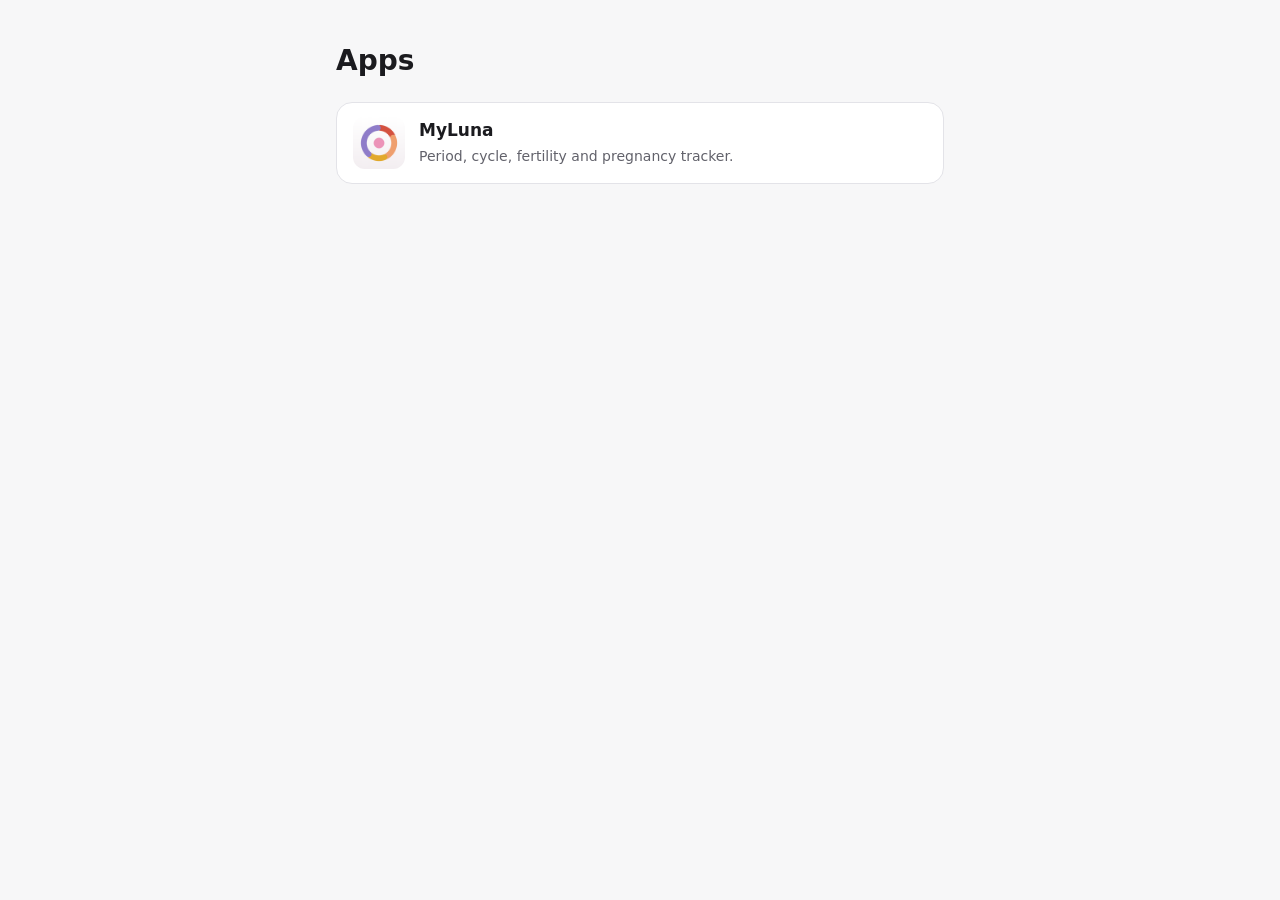
<file: index.html>
<!doctype html>
<html lang="en">
  <head>
    <meta charset="utf-8" />
    <meta name="viewport" content="width=device-width, initial-scale=1" />
    <title>Apps</title>
    <style>
      :root {
        --bg: #f7f7f8;
        --surface: #ffffff;
        --line: #e3e3e8;
        --ink: #1b1b1f;
        --muted: #62626b;
      }
      @media (prefers-color-scheme: dark) {
        :root {
          --bg: #131316;
          --surface: #1d1d22;
          --line: #2e2e36;
          --ink: #f2f2f5;
          --muted: #a3a3ad;
        }
      }
      * {
        box-sizing: border-box;
      }
      body {
        margin: 0;
        background: var(--bg);
        color: var(--ink);
        font-family: system-ui, -apple-system, 'Segoe UI', sans-serif;
        line-height: 1.5;
      }
      main {
        max-width: 640px;
        margin: 0 auto;
        padding: 40px 16px;
      }
      h1 {
        font-size: 28px;
        margin: 0 0 20px;
      }
      ul {
        list-style: none;
        padding: 0;
        margin: 0;
        display: grid;
        gap: 12px;
      }
      a.app {
        display: flex;
        align-items: center;
        gap: 14px;
        padding: 14px 16px;
        background: var(--surface);
        border: 1px solid var(--line);
        border-radius: 16px;
        color: var(--ink);
        text-decoration: none;
      }
      a.app:focus-visible {
        outline: 3px solid var(--ink);
        outline-offset: 2px;
      }
      a.app img {
        width: 52px;
        height: 52px;
        border-radius: 12px;
        flex: 0 0 auto;
      }
      a.app strong {
        display: block;
        font-size: 17px;
      }
      a.app span {
        color: var(--muted);
        font-size: 14px;
      }
    </style>
  </head>
  <body>
    <main>
      <h1>Apps</h1>
      <ul>
        <li>
          <a class="app" href="myluna-app-home.html">
            <img src="myluna-app-icon.png" alt="" />
            <div>
              <strong>MyLuna</strong>
              <span>Period, cycle, fertility and pregnancy tracker.</span>
            </div>
          </a>
        </li>
      </ul>
    </main>
  </body>
</html>
</file>
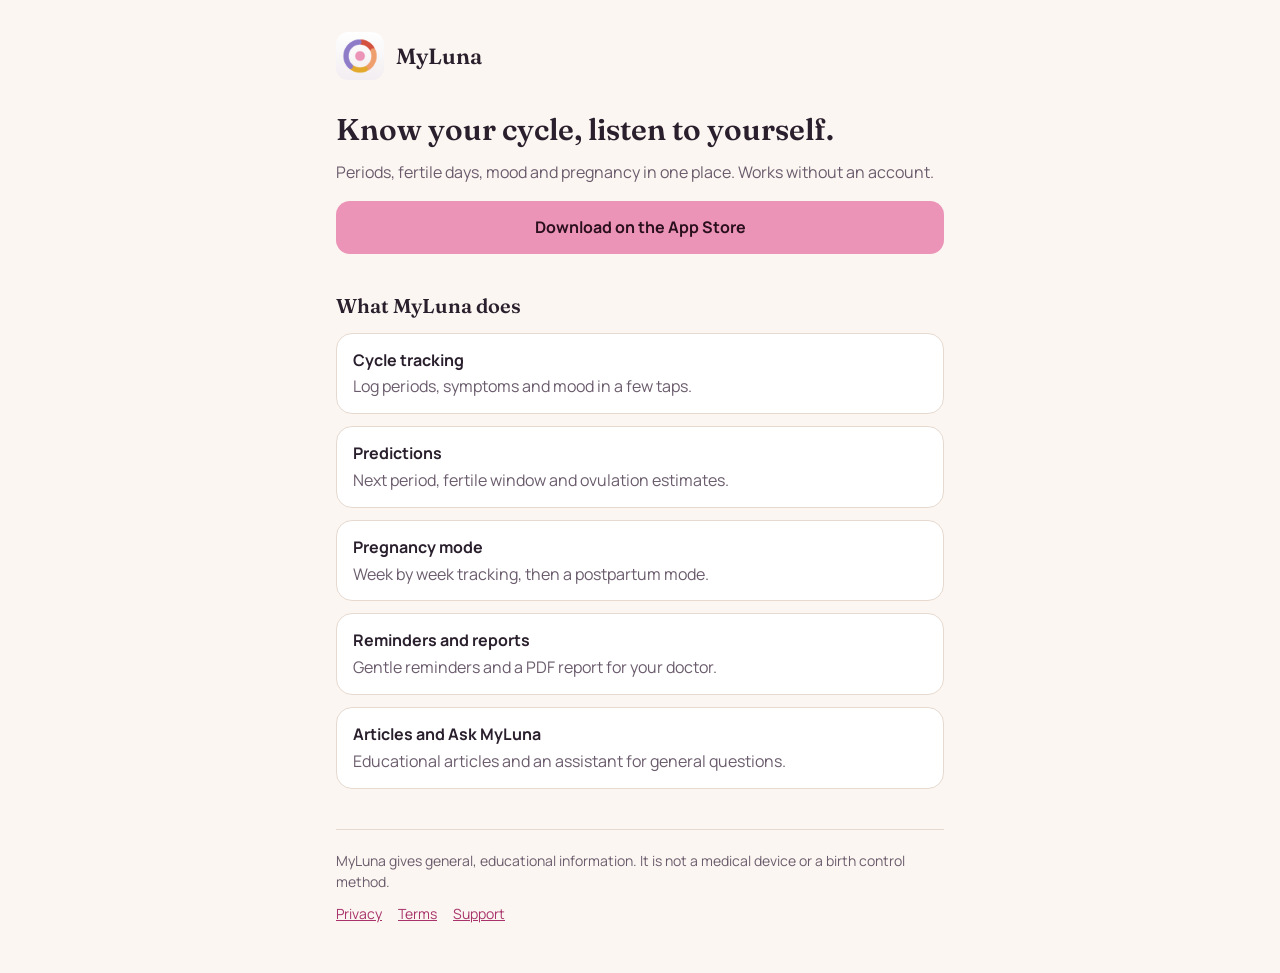
<file: myluna/index.html>
<!doctype html>
<html lang="en">
  <head>
    <meta charset="utf-8" />
    <meta name="viewport" content="width=device-width, initial-scale=1" />
    <title>MyLuna</title>
    <meta name="description" content="MyLuna is a period, cycle, fertility and pregnancy tracker." />
    <meta property="og:title" content="MyLuna" />
    <meta property="og:description" content="Period, cycle, fertility and pregnancy tracker." />
    <meta property="og:image" content="https://bareell.github.io/pages/myluna/icon.png" />
    <link rel="icon" href="icon.png" />
    <link rel="preconnect" href="https://fonts.googleapis.com" />
    <link rel="preconnect" href="https://fonts.gstatic.com" crossorigin />
    <link
      href="https://fonts.googleapis.com/css2?family=Fraunces:opsz,wght@9..144,600&family=Manrope:wght@400;600;700&display=swap"
      rel="stylesheet"
    />
    <link rel="stylesheet" href="site.css" />
  </head>
  <body>
    <main class="wrap">
      <a class="brand" href="./">
        <img src="icon.png" alt="" />
        <span>MyLuna</span>
      </a>

      <h1 data-t="title">Know your cycle, listen to yourself.</h1>
      <p class="muted" data-t="sub">
        Periods, fertile days, mood and pregnancy in one place. Works without an account.
      </p>
      <a class="btn btn-primary" href="https://apps.apple.com/app/id6830817617" data-t="get"
        >Download on the App Store</a
      >

      <h2 data-t="what">What MyLuna does</h2>
      <ul class="features">
        <li>
          <strong data-t="f1t">Cycle tracking</strong>
          <span class="muted" data-t="f1d">Log periods, symptoms and mood in a few taps.</span>
        </li>
        <li>
          <strong data-t="f2t">Predictions</strong>
          <span class="muted" data-t="f2d">Next period, fertile window and ovulation estimates.</span>
        </li>
        <li>
          <strong data-t="f3t">Pregnancy mode</strong>
          <span class="muted" data-t="f3d">Week by week tracking, then a postpartum mode.</span>
        </li>
        <li>
          <strong data-t="f4t">Reminders and reports</strong>
          <span class="muted" data-t="f4d">Gentle reminders and a PDF report for your doctor.</span>
        </li>
        <li>
          <strong data-t="f5t">Articles and Ask MyLuna</strong>
          <span class="muted" data-t="f5d">Educational articles and an assistant for general questions.</span>
        </li>
      </ul>

      <footer>
        <div data-t="about">
          MyLuna gives general, educational information. It is not a medical device or a birth
          control method.
        </div>
        <nav>
          <a href="https://bareell.github.io/legal-docs/myluna-app-privacy.html" data-t="privacy">Privacy</a>
          <a href="https://bareell.github.io/legal-docs/myluna-app-terms.html" data-t="terms">Terms</a>
          <a href="https://bareell.github.io/legal-docs/myluna-app-support.html" data-t="support">Support</a>
        </nav>
      </footer>
    </main>

    <script>
      (function () {
        var tr = {
          title: 'Döngünü tanı, kendini dinle.',
          sub: 'Regl, doğurgan günler, ruh hali ve gebelik tek yerde. Hesap açmadan kullanılır.',
          get: 'App Store’dan indir',
          what: 'MyLuna ne yapar?',
          f1t: 'Döngü takibi',
          f1d: 'Regl, belirti ve ruh halini birkaç dokunuşla kaydet.',
          f2t: 'Tahminler',
          f2d: 'Sonraki regl, doğurgan dönem ve yumurtlama tahminleri.',
          f3t: 'Gebelik modu',
          f3d: 'Hafta hafta takip, ardından doğum sonrası modu.',
          f4t: 'Hatırlatmalar ve raporlar',
          f4d: 'Nazik hatırlatmalar ve doktorun için PDF rapor.',
          f5t: 'Yazılar ve MyLuna’ya sor',
          f5d: 'Bilgilendirici yazılar ve genel sorular için bir asistan.',
          about: 'MyLuna genel ve eğitici bilgi sunar. Tıbbi cihaz ya da doğum kontrol yöntemi değildir.',
          privacy: 'Gizlilik',
          terms: 'Koşullar',
          support: 'Destek',
        };
        var first = String((navigator.languages || [navigator.language || 'en'])[0]).toLowerCase();
        if (first.slice(0, 2) !== 'tr') return;
        document.documentElement.lang = 'tr';
        document.querySelectorAll('[data-t]').forEach(function (el) {
          var key = el.getAttribute('data-t');
          if (tr[key]) el.textContent = tr[key];
        });
      })();
    </script>
  </body>
</html>
</file>
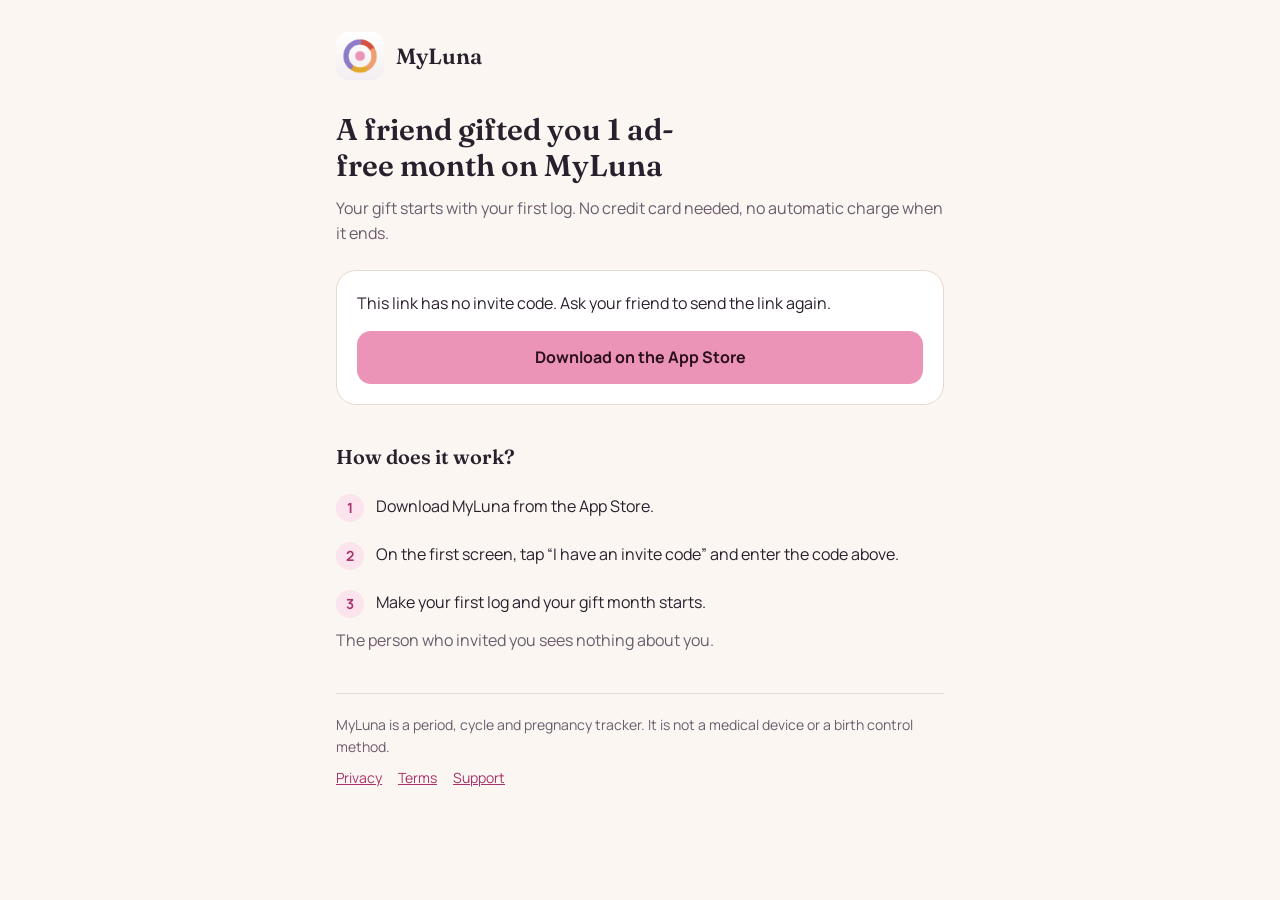
<file: myluna/davet/index.html>
<!doctype html>
<html lang="en">
  <head>
    <meta charset="utf-8" />
    <meta name="viewport" content="width=device-width, initial-scale=1" />
    <meta name="robots" content="noindex" />
    <title>MyLuna invite</title>
    <meta property="og:title" content="MyLuna invite" />
    <meta property="og:description" content="A friend invited you to MyLuna. Your gift: 1 ad-free month." />
    <meta property="og:image" content="https://bareell.github.io/pages/myluna/icon.png" />
    <link rel="icon" href="../icon.png" />
    <link rel="preconnect" href="https://fonts.googleapis.com" />
    <link rel="preconnect" href="https://fonts.gstatic.com" crossorigin />
    <link
      href="https://fonts.googleapis.com/css2?family=Fraunces:opsz,wght@9..144,600&family=Manrope:wght@400;600;700&display=swap"
      rel="stylesheet"
    />
    <link rel="stylesheet" href="../site.css" />
  </head>
  <body>
    <main class="wrap">
      <a class="brand" href="../">
        <img src="../icon.png" alt="" />
        <span>MyLuna</span>
      </a>

      <h1 data-t="title">A friend gifted you 1 ad-free month on MyLuna</h1>
      <p class="muted" data-t="sub">
        Your gift starts with your first log. No credit card needed, no automatic charge when it
        ends.
      </p>

      <section class="card" id="code-card" hidden>
        <div class="code-label" data-t="codeLabel">Your invite code</div>
        <div class="code-row">
          <div class="code" id="code"></div>
          <button class="btn-ghost" id="copy" type="button" data-t="copy">Copy</button>
        </div>
        <a class="btn btn-primary" id="store" href="https://apps.apple.com/app/id6830817617" data-t="get"
          >Download on the App Store</a
        >
        <a class="btn btn-outline" id="open" href="#" hidden data-t="open">Open in MyLuna</a>
      </section>

      <section class="card" id="nocode-card" hidden>
        <p data-t="nocode">
          This link has no invite code. Ask your friend to send the link again.
        </p>
        <a class="btn btn-primary" href="https://apps.apple.com/app/id6830817617" data-t="get"
          >Download on the App Store</a
        >
      </section>

      <h2 data-t="how">How does it work?</h2>
      <ol class="steps">
        <li data-t="s1">Download MyLuna from the App Store.</li>
        <li data-t="s2">On the first screen, tap “I have an invite code” and enter the code above.</li>
        <li data-t="s3">Make your first log and your gift month starts.</li>
      </ol>

      <p class="muted" data-t="foot">The person who invited you sees nothing about you.</p>

      <footer>
        <div data-t="about">
          MyLuna is a period, cycle and pregnancy tracker. It is not a medical device or a birth
          control method.
        </div>
        <nav>
          <a href="https://bareell.github.io/legal-docs/myluna-app-privacy.html" data-t="privacy">Privacy</a>
          <a href="https://bareell.github.io/legal-docs/myluna-app-terms.html" data-t="terms">Terms</a>
          <a href="https://bareell.github.io/legal-docs/myluna-app-support.html" data-t="support">Support</a>
        </nav>
      </footer>
    </main>

    <script>
      (function () {
        var T = {
          en: {
            doc: 'MyLuna invite',
            title: 'A friend gifted you 1 ad-free month on MyLuna',
            sub: 'Your gift starts with your first log. No credit card needed, no automatic charge when it ends.',
            codeLabel: 'Your invite code',
            copy: 'Copy',
            copied: 'Copied',
            get: 'Download on the App Store',
            open: 'Open in MyLuna',
            nocode: 'This link has no invite code. Ask your friend to send the link again.',
            how: 'How does it work?',
            s1: 'Download MyLuna from the App Store.',
            s2: 'On the first screen, tap “I have an invite code” and enter the code above.',
            s3: 'Make your first log and your gift month starts.',
            foot: 'The person who invited you sees nothing about you.',
            about: 'MyLuna is a period, cycle and pregnancy tracker. It is not a medical device or a birth control method.',
            privacy: 'Privacy',
            terms: 'Terms',
            support: 'Support',
          },
          tr: {
            doc: 'MyLuna daveti',
            title: 'Bir arkadaşın sana MyLuna’da 1 ay reklamsız kullanım hediye etti',
            sub: 'Hediyen ilk kaydınla başlar. Kredi kartı gerekmez, bitince otomatik ücret alınmaz.',
            codeLabel: 'Davet kodun',
            copy: 'Kopyala',
            copied: 'Kopyalandı',
            get: 'App Store’dan indir',
            open: 'MyLuna’da aç',
            nocode: 'Bu bağlantıda davet kodu yok. Arkadaşından bağlantıyı yeniden göndermesini iste.',
            how: 'Nasıl çalışır?',
            s1: 'MyLuna’yı App Store’dan indir.',
            s2: 'İlk ekranda “Davet kodum var” seçeneğine dokun ve yukarıdaki kodu gir.',
            s3: 'İlk kaydını yap, hediye ayın başlasın.',
            foot: 'Seni davet eden kişi seninle ilgili hiçbir şey görmez.',
            about: 'MyLuna; regl, döngü ve gebelik takibi uygulamasıdır. Tıbbi cihaz ya da doğum kontrol yöntemi değildir.',
            privacy: 'Gizlilik',
            terms: 'Koşullar',
            support: 'Destek',
          },
          de: {
            doc: 'MyLuna Einladung',
            title: 'Eine Freundin schenkt dir 1 werbefreien Monat bei MyLuna',
            sub: 'Dein Geschenk beginnt mit deinem ersten Eintrag. Keine Kreditkarte nötig, danach keine automatische Abbuchung.',
            codeLabel: 'Dein Einladungscode',
            copy: 'Kopieren',
            copied: 'Kopiert',
            get: 'Im App Store laden',
            open: 'In MyLuna öffnen',
            nocode: 'Dieser Link enthält keinen Einladungscode. Bitte lass dir den Link noch einmal schicken.',
            how: 'So funktioniert es',
            s1: 'Lade MyLuna im App Store.',
            s2: 'Tippe auf dem ersten Bildschirm auf „Ich habe einen Einladungscode“ und gib den Code oben ein.',
            s3: 'Mach deinen ersten Eintrag, dann beginnt dein Geschenkmonat.',
            foot: 'Die Person, die dich eingeladen hat, sieht nichts über dich.',
            about: 'MyLuna ist ein Perioden-, Zyklus- und Schwangerschaftstracker. Es ist kein Medizinprodukt und keine Verhütungsmethode.',
            privacy: 'Datenschutz',
            terms: 'Nutzungsbedingungen',
            support: 'Support',
          },
          fr: {
            doc: 'Invitation MyLuna',
            title: 'Une amie vous offre 1 mois sans publicité sur MyLuna',
            sub: 'Votre cadeau commence avec votre première saisie. Aucune carte bancaire requise, aucun prélèvement automatique à la fin.',
            codeLabel: 'Votre code d’invitation',
            copy: 'Copier',
            copied: 'Copié',
            get: 'Télécharger dans l’App Store',
            open: 'Ouvrir dans MyLuna',
            nocode: 'Ce lien ne contient pas de code d’invitation. Demandez à votre amie de renvoyer le lien.',
            how: 'Comment ça marche ?',
            s1: 'Téléchargez MyLuna dans l’App Store.',
            s2: 'Sur le premier écran, touchez « J’ai un code d’invitation » et saisissez le code ci-dessus.',
            s3: 'Faites votre première saisie et votre mois offert commence.',
            foot: 'La personne qui vous a invitée ne voit rien à votre sujet.',
            about: 'MyLuna est une application de suivi des règles, du cycle et de la grossesse. Ce n’est ni un dispositif médical ni une méthode de contraception.',
            privacy: 'Confidentialité',
            terms: 'Conditions',
            support: 'Assistance',
          },
          es: {
            doc: 'Invitación de MyLuna',
            title: 'Una amiga te regaló 1 mes sin anuncios en MyLuna',
            sub: 'Tu regalo empieza con tu primer registro. No necesitas tarjeta y no hay cobro automático al terminar.',
            codeLabel: 'Tu código de invitación',
            copy: 'Copiar',
            copied: 'Copiado',
            get: 'Descargar en el App Store',
            open: 'Abrir en MyLuna',
            nocode: 'Este enlace no tiene código de invitación. Pide a tu amiga que te lo envíe de nuevo.',
            how: '¿Cómo funciona?',
            s1: 'Descarga MyLuna en el App Store.',
            s2: 'En la primera pantalla, toca «Tengo un código de invitación» e introduce el código de arriba.',
            s3: 'Haz tu primer registro y empieza tu mes de regalo.',
            foot: 'La persona que te invitó no ve nada sobre ti.',
            about: 'MyLuna es una app de seguimiento del periodo, el ciclo y el embarazo. No es un dispositivo médico ni un método anticonceptivo.',
            privacy: 'Privacidad',
            terms: 'Términos',
            support: 'Ayuda',
          },
          pt: {
            doc: 'Convite do MyLuna',
            title: 'Uma amiga te deu 1 mês sem anúncios no MyLuna',
            sub: 'Seu presente começa com seu primeiro registro. Sem cartão de crédito e sem cobrança automática no fim.',
            codeLabel: 'Seu código de convite',
            copy: 'Copiar',
            copied: 'Copiado',
            get: 'Baixar na App Store',
            open: 'Abrir no MyLuna',
            nocode: 'Este link não tem código de convite. Peça para sua amiga enviar o link de novo.',
            how: 'Como funciona?',
            s1: 'Baixe o MyLuna na App Store.',
            s2: 'Na primeira tela, toque em “Tenho um código de convite” e digite o código acima.',
            s3: 'Faça seu primeiro registro e seu mês de presente começa.',
            foot: 'A pessoa que te convidou não vê nada sobre você.',
            about: 'MyLuna é um app de acompanhamento da menstruação, do ciclo e da gravidez. Não é um dispositivo médico nem um método contraceptivo.',
            privacy: 'Privacidade',
            terms: 'Termos',
            support: 'Suporte',
          },
          it: {
            doc: 'Invito MyLuna',
            title: 'Un’amica ti ha regalato 1 mese senza pubblicità su MyLuna',
            sub: 'Il regalo inizia con la tua prima registrazione. Nessuna carta di credito, nessun addebito automatico alla fine.',
            codeLabel: 'Il tuo codice invito',
            copy: 'Copia',
            copied: 'Copiato',
            get: 'Scarica dall’App Store',
            open: 'Apri in MyLuna',
            nocode: 'Questo link non contiene un codice invito. Chiedi alla tua amica di inviarlo di nuovo.',
            how: 'Come funziona?',
            s1: 'Scarica MyLuna dall’App Store.',
            s2: 'Nella prima schermata tocca “Ho un codice invito” e inserisci il codice qui sopra.',
            s3: 'Fai la tua prima registrazione e inizia il tuo mese in regalo.',
            foot: 'La persona che ti ha invitata non vede nulla di te.',
            about: 'MyLuna è un’app per monitorare ciclo, mestruazioni e gravidanza. Non è un dispositivo medico né un metodo contraccettivo.',
            privacy: 'Privacy',
            terms: 'Termini',
            support: 'Assistenza',
          },
          ja: {
            doc: 'MyLuna 招待',
            title: 'お友だちから MyLuna の広告なし1か月がプレゼントされました',
            sub: 'プレゼントは最初の記録から始まります。クレジットカードは不要で、終了後に自動で請求されることはありません。',
            codeLabel: '招待コード',
            copy: 'コピー',
            copied: 'コピーしました',
            get: 'App Store でダウンロード',
            open: 'MyLuna で開く',
            nocode: 'このリンクには招待コードがありません。お友だちにもう一度送ってもらってください。',
            how: '使い方',
            s1: 'App Store で MyLuna をダウンロードします。',
            s2: '最初の画面で「招待コードを持っています」をタップし、上のコードを入力します。',
            s3: '最初の記録をつけると、プレゼントの1か月が始まります。',
            foot: '招待した人にあなたの情報が見えることはありません。',
            about: 'MyLuna は生理、周期、妊娠を記録するアプリです。医療機器でも避妊法でもありません。',
            privacy: 'プライバシー',
            terms: '利用規約',
            support: 'サポート',
          },
          ko: {
            doc: 'MyLuna 초대',
            title: '친구가 MyLuna 광고 없는 1개월을 선물했어요',
            sub: '선물은 첫 기록과 함께 시작됩니다. 신용카드가 필요 없고, 끝난 뒤 자동 결제되지 않습니다.',
            codeLabel: '초대 코드',
            copy: '복사',
            copied: '복사됨',
            get: 'App Store에서 다운로드',
            open: 'MyLuna에서 열기',
            nocode: '이 링크에는 초대 코드가 없습니다. 친구에게 링크를 다시 보내 달라고 하세요.',
            how: '이용 방법',
            s1: 'App Store에서 MyLuna를 다운로드하세요.',
            s2: '첫 화면에서 “초대 코드가 있어요”를 누르고 위의 코드를 입력하세요.',
            s3: '첫 기록을 남기면 선물 1개월이 시작됩니다.',
            foot: '초대한 사람은 회원님에 대한 어떤 정보도 볼 수 없습니다.',
            about: 'MyLuna는 생리, 주기, 임신 기록 앱입니다. 의료 기기나 피임 방법이 아닙니다.',
            privacy: '개인정보',
            terms: '이용약관',
            support: '지원',
          },
          ar: {
            doc: 'دعوة MyLuna',
            title: 'أهدتكِ صديقتكِ شهرًا بلا إعلانات على MyLuna',
            sub: 'تبدأ هديتكِ مع أول تسجيل لكِ. لا حاجة إلى بطاقة ائتمان، ولا خصم تلقائي عند انتهائها.',
            codeLabel: 'رمز الدعوة',
            copy: 'نسخ',
            copied: 'تم النسخ',
            get: 'التنزيل من App Store',
            open: 'الفتح في MyLuna',
            nocode: 'هذا الرابط لا يحتوي على رمز دعوة. اطلبي من صديقتكِ إرسال الرابط مرة أخرى.',
            how: 'كيف تعمل؟',
            s1: 'نزّلي MyLuna من App Store.',
            s2: 'في الشاشة الأولى اضغطي على «لدي رمز دعوة» وأدخلي الرمز أعلاه.',
            s3: 'سجّلي أول إدخال لكِ ليبدأ شهر الهدية.',
            foot: 'من دعتكِ لا ترى أي شيء عنكِ.',
            about: 'MyLuna تطبيق لتتبع الدورة الشهرية والحمل. ليس جهازًا طبيًا ولا وسيلة لمنع الحمل.',
            privacy: 'الخصوصية',
            terms: 'الشروط',
            support: 'الدعم',
          },
        };

        var params = new URLSearchParams(location.search);
        var forced = (params.get('lang') || '').toLowerCase().slice(0, 2);
        var langs = forced ? [forced] : (navigator.languages || [navigator.language || 'en']);
        var lang = 'en';
        for (var i = 0; i < langs.length; i++) {
          var short = String(langs[i]).toLowerCase().slice(0, 2);
          if (T[short]) {
            lang = short;
            break;
          }
        }
        var t = T[lang];
        document.documentElement.lang = lang;
        document.documentElement.dir = lang === 'ar' ? 'rtl' : 'ltr';
        document.title = t.doc;
        document.querySelectorAll('[data-t]').forEach(function (el) {
          var key = el.getAttribute('data-t');
          if (t[key]) el.textContent = t[key];
        });

        var raw = (params.get('code') || location.hash.replace(/^#/, '') || '').trim().toUpperCase();
        var code = /^[A-Z0-9-]{3,24}$/.test(raw) ? raw : '';

        if (!code) {
          document.getElementById('nocode-card').hidden = false;
          return;
        }

        document.getElementById('code-card').hidden = false;
        document.getElementById('code').textContent = code;

        var copyBtn = document.getElementById('copy');
        copyBtn.addEventListener('click', function () {
          var done = function () {
            copyBtn.textContent = t.copied;
            setTimeout(function () {
              copyBtn.textContent = t.copy;
            }, 1800);
          };
          if (navigator.clipboard && navigator.clipboard.writeText) {
            navigator.clipboard.writeText(code).then(done, function () {});
          } else {
            var range = document.createRange();
            range.selectNodeContents(document.getElementById('code'));
            var sel = getSelection();
            sel.removeAllRanges();
            sel.addRange(range);
            try {
              document.execCommand('copy');
              done();
            } catch (e) {}
          }
        });

        if (/iPhone|iPad|iPod|Android/i.test(navigator.userAgent)) {
          var open = document.getElementById('open');
          open.href = 'myluna://invite?code=' + encodeURIComponent(code);
          open.hidden = false;
        }
      })();
    </script>
  </body>
</html>
</file>
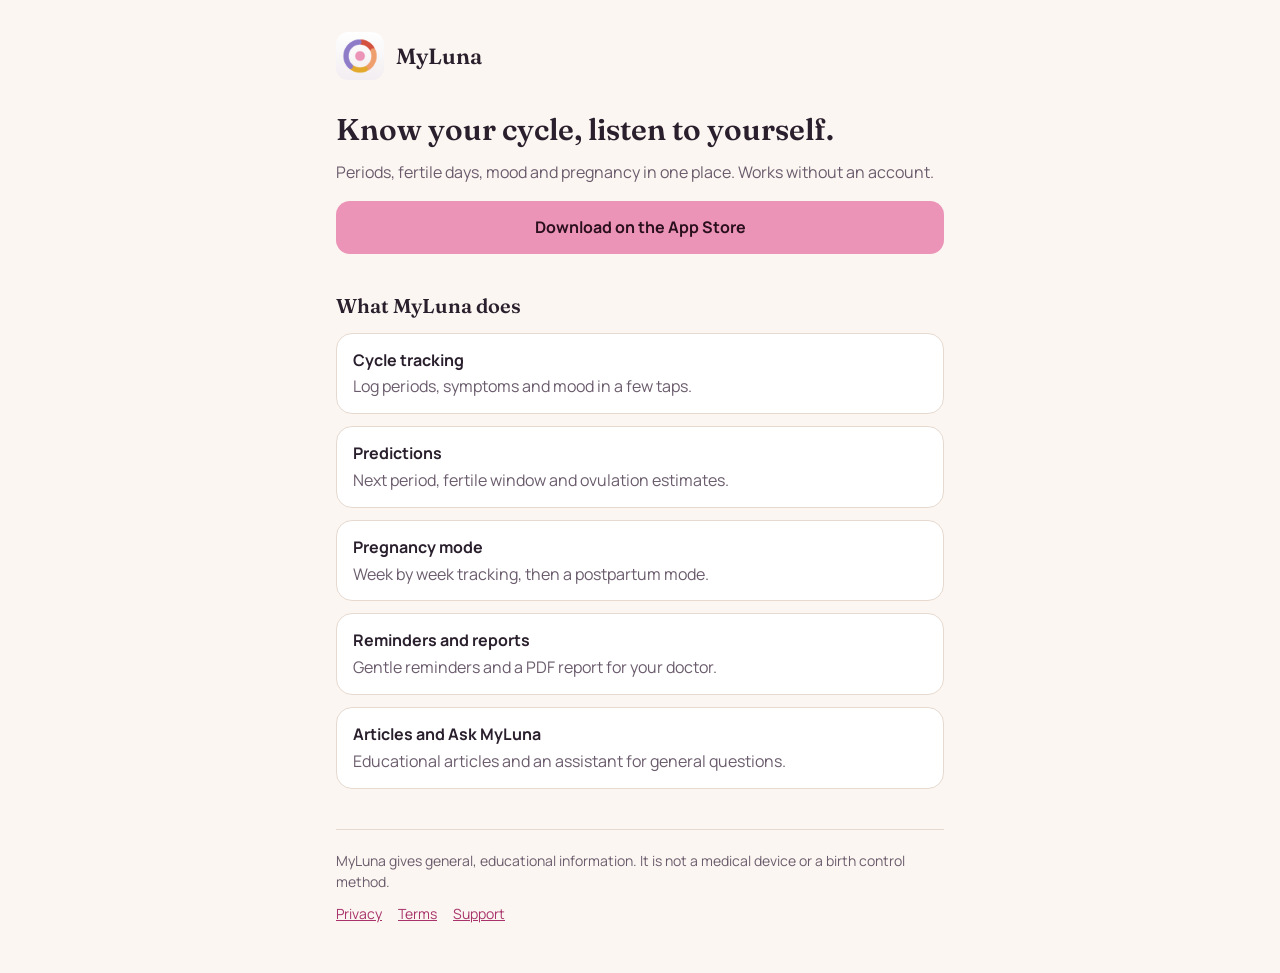
<file: myluna-app-home.html>
<!doctype html>
<html lang="en">
  <head>
    <meta charset="utf-8" />
    <meta name="viewport" content="width=device-width, initial-scale=1" />
    <title>MyLuna</title>
    <meta name="description" content="MyLuna is a period, cycle, fertility and pregnancy tracker." />
    <meta property="og:title" content="MyLuna" />
    <meta property="og:description" content="Period, cycle, fertility and pregnancy tracker." />
    <meta property="og:image" content="https://bareell.github.io/pages/myluna-app-icon.png" />
    <link rel="icon" href="myluna-app-icon.png" />
    <link rel="preconnect" href="https://fonts.googleapis.com" />
    <link rel="preconnect" href="https://fonts.gstatic.com" crossorigin />
    <link
      href="https://fonts.googleapis.com/css2?family=Fraunces:opsz,wght@9..144,600&family=Manrope:wght@400;600;700&display=swap"
      rel="stylesheet"
    />
    <link rel="stylesheet" href="myluna-app.css" />
  </head>
  <body>
    <main class="wrap">
      <a class="brand" href="myluna-app-home.html">
        <img src="myluna-app-icon.png" alt="" />
        <span>MyLuna</span>
      </a>

      <h1 data-t="title">Know your cycle, listen to yourself.</h1>
      <p class="muted" data-t="sub">
        Periods, fertile days, mood and pregnancy in one place. Works without an account.
      </p>
      <a class="btn btn-primary" href="https://apps.apple.com/app/id6830817617" data-t="get"
        >Download on the App Store</a
      >

      <h2 data-t="what">What MyLuna does</h2>
      <ul class="features">
        <li>
          <strong data-t="f1t">Cycle tracking</strong>
          <span class="muted" data-t="f1d">Log periods, symptoms and mood in a few taps.</span>
        </li>
        <li>
          <strong data-t="f2t">Predictions</strong>
          <span class="muted" data-t="f2d">Next period, fertile window and ovulation estimates.</span>
        </li>
        <li>
          <strong data-t="f3t">Pregnancy mode</strong>
          <span class="muted" data-t="f3d">Week by week tracking, then a postpartum mode.</span>
        </li>
        <li>
          <strong data-t="f4t">Reminders and reports</strong>
          <span class="muted" data-t="f4d">Gentle reminders and a PDF report for your doctor.</span>
        </li>
        <li>
          <strong data-t="f5t">Articles and Ask MyLuna</strong>
          <span class="muted" data-t="f5d">Educational articles and an assistant for general questions.</span>
        </li>
      </ul>

      <footer>
        <div data-t="about">
          MyLuna gives general, educational information. It is not a medical device or a birth
          control method.
        </div>
        <nav>
          <a href="https://bareell.github.io/legal-docs/myluna-app-privacy.html" data-t="privacy">Privacy</a>
          <a href="https://bareell.github.io/legal-docs/myluna-app-terms.html" data-t="terms">Terms</a>
          <a href="https://bareell.github.io/legal-docs/myluna-app-support.html" data-t="support">Support</a>
        </nav>
      </footer>
    </main>

    <script>
      (function () {
        var tr = {
          title: 'Döngünü tanı, kendini dinle.',
          sub: 'Regl, doğurgan günler, ruh hali ve gebelik tek yerde. Hesap açmadan kullanılır.',
          get: 'App Store’dan indir',
          what: 'MyLuna ne yapar?',
          f1t: 'Döngü takibi',
          f1d: 'Regl, belirti ve ruh halini birkaç dokunuşla kaydet.',
          f2t: 'Tahminler',
          f2d: 'Sonraki regl, doğurgan dönem ve yumurtlama tahminleri.',
          f3t: 'Gebelik modu',
          f3d: 'Hafta hafta takip, ardından doğum sonrası modu.',
          f4t: 'Hatırlatmalar ve raporlar',
          f4d: 'Nazik hatırlatmalar ve doktorun için PDF rapor.',
          f5t: 'Yazılar ve MyLuna’ya sor',
          f5d: 'Bilgilendirici yazılar ve genel sorular için bir asistan.',
          about: 'MyLuna genel ve eğitici bilgi sunar. Tıbbi cihaz ya da doğum kontrol yöntemi değildir.',
          privacy: 'Gizlilik',
          terms: 'Koşullar',
          support: 'Destek',
        };
        var first = String((navigator.languages || [navigator.language || 'en'])[0]).toLowerCase();
        if (first.slice(0, 2) !== 'tr') return;
        document.documentElement.lang = 'tr';
        document.querySelectorAll('[data-t]').forEach(function (el) {
          var key = el.getAttribute('data-t');
          if (tr[key]) el.textContent = tr[key];
        });
      })();
    </script>
  </body>
</html>
</file>
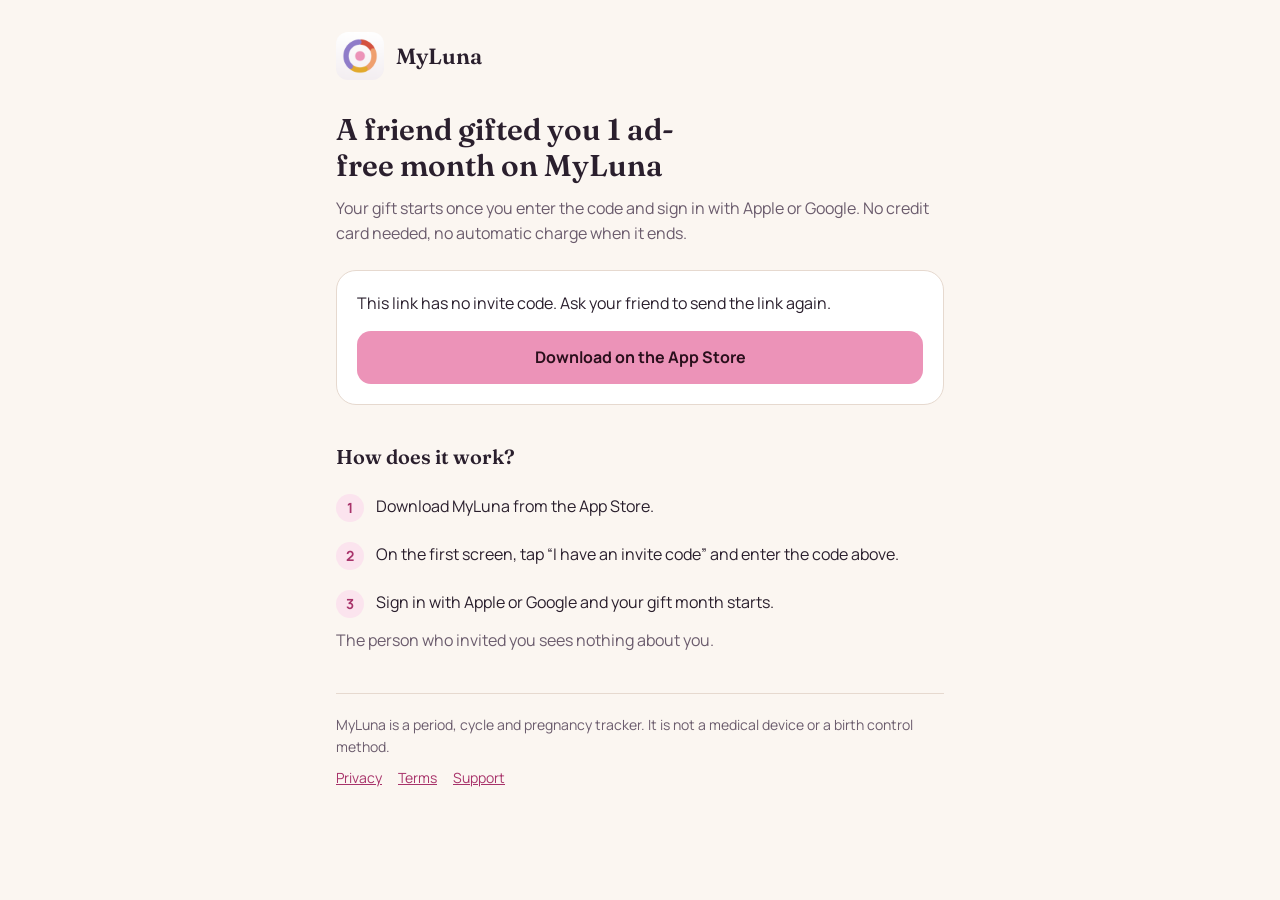
<file: myluna-app-invite.html>
<!doctype html>
<html lang="en">
  <head>
    <meta charset="utf-8" />
    <meta name="viewport" content="width=device-width, initial-scale=1" />
    <meta name="robots" content="noindex" />
    <title>MyLuna invite</title>
    <meta property="og:title" content="MyLuna invite" />
    <meta property="og:description" content="A friend invited you to MyLuna. Your gift: 1 ad-free month." />
    <meta property="og:image" content="https://bareell.github.io/pages/myluna-app-icon.png" />
    <link rel="icon" href="myluna-app-icon.png" />
    <link rel="preconnect" href="https://fonts.googleapis.com" />
    <link rel="preconnect" href="https://fonts.gstatic.com" crossorigin />
    <link
      href="https://fonts.googleapis.com/css2?family=Fraunces:opsz,wght@9..144,600&family=Manrope:wght@400;600;700&display=swap"
      rel="stylesheet"
    />
    <link rel="stylesheet" href="myluna-app.css" />
  </head>
  <body>
    <main class="wrap">
      <a class="brand" href="myluna-app-home.html">
        <img src="myluna-app-icon.png" alt="" />
        <span>MyLuna</span>
      </a>

      <h1 data-t="title">A friend gifted you 1 ad-free month on MyLuna</h1>
      <p class="muted" data-t="sub">
        Your gift starts once you enter the code and sign in with Apple or Google. No credit card needed, no automatic charge when it ends.
      </p>

      <section class="card" id="code-card" hidden>
        <div class="code-label" data-t="codeLabel">Your invite code</div>
        <div class="code-row">
          <div class="code" id="code"></div>
          <button class="btn-ghost" id="copy" type="button" data-t="copy">Copy</button>
        </div>
        <a class="btn btn-primary" id="store" href="https://apps.apple.com/app/id6830817617" data-t="get"
          >Download on the App Store</a
        >
        <a class="btn btn-outline" id="open" href="#" hidden data-t="open">Open in MyLuna</a>
      </section>

      <section class="card" id="nocode-card" hidden>
        <p data-t="nocode">
          This link has no invite code. Ask your friend to send the link again.
        </p>
        <a class="btn btn-primary" href="https://apps.apple.com/app/id6830817617" data-t="get"
          >Download on the App Store</a
        >
      </section>

      <h2 data-t="how">How does it work?</h2>
      <ol class="steps">
        <li data-t="s1">Download MyLuna from the App Store.</li>
        <li data-t="s2">On the first screen, tap “I have an invite code” and enter the code above.</li>
        <li data-t="s3">Sign in with Apple or Google and your gift month starts.</li>
      </ol>

      <p class="muted" data-t="foot">The person who invited you sees nothing about you.</p>

      <footer>
        <div data-t="about">
          MyLuna is a period, cycle and pregnancy tracker. It is not a medical device or a birth
          control method.
        </div>
        <nav>
          <a href="https://bareell.github.io/legal-docs/myluna-app-privacy.html" data-t="privacy">Privacy</a>
          <a href="https://bareell.github.io/legal-docs/myluna-app-terms.html" data-t="terms">Terms</a>
          <a href="https://bareell.github.io/legal-docs/myluna-app-support.html" data-t="support">Support</a>
        </nav>
      </footer>
    </main>

    <script>
      (function () {
        var T = {
          en: {
            doc: 'MyLuna invite',
            title: 'A friend gifted you 1 ad-free month on MyLuna',
            sub: 'Your gift starts once you enter the code and sign in with Apple or Google. No credit card needed, no automatic charge when it ends.',
            codeLabel: 'Your invite code',
            copy: 'Copy',
            copied: 'Copied',
            get: 'Download on the App Store',
            open: 'Open in MyLuna',
            nocode: 'This link has no invite code. Ask your friend to send the link again.',
            how: 'How does it work?',
            s1: 'Download MyLuna from the App Store.',
            s2: 'On the first screen, tap “I have an invite code” and enter the code above.',
            s3: 'Sign in with Apple or Google and your gift month starts.',
            foot: 'The person who invited you sees nothing about you.',
            about: 'MyLuna is a period, cycle and pregnancy tracker. It is not a medical device or a birth control method.',
            privacy: 'Privacy',
            terms: 'Terms',
            support: 'Support',
          },
          tr: {
            doc: 'MyLuna daveti',
            title: 'Bir arkadaşın sana MyLuna’da 1 ay reklamsız kullanım hediye etti',
            sub: 'Hediyen, kodu girip Apple veya Google ile giriş yaptığında başlar. Kredi kartı gerekmez, bitince otomatik ücret alınmaz.',
            codeLabel: 'Davet kodun',
            copy: 'Kopyala',
            copied: 'Kopyalandı',
            get: 'App Store’dan indir',
            open: 'MyLuna’da aç',
            nocode: 'Bu bağlantıda davet kodu yok. Arkadaşından bağlantıyı yeniden göndermesini iste.',
            how: 'Nasıl çalışır?',
            s1: 'MyLuna’yı App Store’dan indir.',
            s2: 'İlk ekranda “Davet kodum var” seçeneğine dokun ve yukarıdaki kodu gir.',
            s3: 'Apple veya Google ile giriş yap, hediye ayın başlasın.',
            foot: 'Seni davet eden kişi seninle ilgili hiçbir şey görmez.',
            about: 'MyLuna; regl, döngü ve gebelik takibi uygulamasıdır. Tıbbi cihaz ya da doğum kontrol yöntemi değildir.',
            privacy: 'Gizlilik',
            terms: 'Koşullar',
            support: 'Destek',
          },
          de: {
            doc: 'MyLuna Einladung',
            title: 'Eine Freundin schenkt dir 1 werbefreien Monat bei MyLuna',
            sub: 'Dein Geschenk beginnt, sobald du den Code eingibst und dich mit Apple oder Google anmeldest. Keine Kreditkarte nötig, danach keine automatische Abbuchung.',
            codeLabel: 'Dein Einladungscode',
            copy: 'Kopieren',
            copied: 'Kopiert',
            get: 'Im App Store laden',
            open: 'In MyLuna öffnen',
            nocode: 'Dieser Link enthält keinen Einladungscode. Bitte lass dir den Link noch einmal schicken.',
            how: 'So funktioniert es',
            s1: 'Lade MyLuna im App Store.',
            s2: 'Tippe auf dem ersten Bildschirm auf „Ich habe einen Einladungscode“ und gib den Code oben ein.',
            s3: 'Melde dich mit Apple oder Google an, dann beginnt dein Geschenkmonat.',
            foot: 'Die Person, die dich eingeladen hat, sieht nichts über dich.',
            about: 'MyLuna ist ein Perioden-, Zyklus- und Schwangerschaftstracker. Es ist kein Medizinprodukt und keine Verhütungsmethode.',
            privacy: 'Datenschutz',
            terms: 'Nutzungsbedingungen',
            support: 'Support',
          },
          fr: {
            doc: 'Invitation MyLuna',
            title: 'Une amie vous offre 1 mois sans publicité sur MyLuna',
            sub: 'Votre cadeau commence dès que vous saisissez le code et vous connectez avec Apple ou Google. Aucune carte bancaire requise, aucun prélèvement automatique à la fin.',
            codeLabel: 'Votre code d’invitation',
            copy: 'Copier',
            copied: 'Copié',
            get: 'Télécharger dans l’App Store',
            open: 'Ouvrir dans MyLuna',
            nocode: 'Ce lien ne contient pas de code d’invitation. Demandez à votre amie de renvoyer le lien.',
            how: 'Comment ça marche ?',
            s1: 'Téléchargez MyLuna dans l’App Store.',
            s2: 'Sur le premier écran, touchez « J’ai un code d’invitation » et saisissez le code ci-dessus.',
            s3: 'Connectez-vous avec Apple ou Google et votre mois offert commence.',
            foot: 'La personne qui vous a invitée ne voit rien à votre sujet.',
            about: 'MyLuna est une application de suivi des règles, du cycle et de la grossesse. Ce n’est ni un dispositif médical ni une méthode de contraception.',
            privacy: 'Confidentialité',
            terms: 'Conditions',
            support: 'Assistance',
          },
          es: {
            doc: 'Invitación de MyLuna',
            title: 'Una amiga te regaló 1 mes sin anuncios en MyLuna',
            sub: 'Tu regalo empieza cuando introduces el código e inicias sesión con Apple o Google. No necesitas tarjeta y no hay cobro automático al terminar.',
            codeLabel: 'Tu código de invitación',
            copy: 'Copiar',
            copied: 'Copiado',
            get: 'Descargar en el App Store',
            open: 'Abrir en MyLuna',
            nocode: 'Este enlace no tiene código de invitación. Pide a tu amiga que te lo envíe de nuevo.',
            how: '¿Cómo funciona?',
            s1: 'Descarga MyLuna en el App Store.',
            s2: 'En la primera pantalla, toca «Tengo un código de invitación» e introduce el código de arriba.',
            s3: 'Inicia sesión con Apple o Google y empieza tu mes de regalo.',
            foot: 'La persona que te invitó no ve nada sobre ti.',
            about: 'MyLuna es una app de seguimiento del periodo, el ciclo y el embarazo. No es un dispositivo médico ni un método anticonceptivo.',
            privacy: 'Privacidad',
            terms: 'Términos',
            support: 'Ayuda',
          },
          pt: {
            doc: 'Convite do MyLuna',
            title: 'Uma amiga te deu 1 mês sem anúncios no MyLuna',
            sub: 'Seu presente começa quando você digita o código e entra com Apple ou Google. Sem cartão de crédito e sem cobrança automática no fim.',
            codeLabel: 'Seu código de convite',
            copy: 'Copiar',
            copied: 'Copiado',
            get: 'Baixar na App Store',
            open: 'Abrir no MyLuna',
            nocode: 'Este link não tem código de convite. Peça para sua amiga enviar o link de novo.',
            how: 'Como funciona?',
            s1: 'Baixe o MyLuna na App Store.',
            s2: 'Na primeira tela, toque em “Tenho um código de convite” e digite o código acima.',
            s3: 'Entre com Apple ou Google e seu mês de presente começa.',
            foot: 'A pessoa que te convidou não vê nada sobre você.',
            about: 'MyLuna é um app de acompanhamento da menstruação, do ciclo e da gravidez. Não é um dispositivo médico nem um método contraceptivo.',
            privacy: 'Privacidade',
            terms: 'Termos',
            support: 'Suporte',
          },
          it: {
            doc: 'Invito MyLuna',
            title: 'Un’amica ti ha regalato 1 mese senza pubblicità su MyLuna',
            sub: 'Il regalo inizia quando inserisci il codice e accedi con Apple o Google. Nessuna carta di credito, nessun addebito automatico alla fine.',
            codeLabel: 'Il tuo codice invito',
            copy: 'Copia',
            copied: 'Copiato',
            get: 'Scarica dall’App Store',
            open: 'Apri in MyLuna',
            nocode: 'Questo link non contiene un codice invito. Chiedi alla tua amica di inviarlo di nuovo.',
            how: 'Come funziona?',
            s1: 'Scarica MyLuna dall’App Store.',
            s2: 'Nella prima schermata tocca “Ho un codice invito” e inserisci il codice qui sopra.',
            s3: 'Accedi con Apple o Google e inizia il tuo mese in regalo.',
            foot: 'La persona che ti ha invitata non vede nulla di te.',
            about: 'MyLuna è un’app per monitorare ciclo, mestruazioni e gravidanza. Non è un dispositivo medico né un metodo contraccettivo.',
            privacy: 'Privacy',
            terms: 'Termini',
            support: 'Assistenza',
          },
          ja: {
            doc: 'MyLuna 招待',
            title: 'お友だちから MyLuna の広告なし1か月がプレゼントされました',
            sub: 'プレゼントは、コードを入力して Apple または Google でサインインすると始まります。クレジットカードは不要で、終了後に自動で請求されることはありません。',
            codeLabel: '招待コード',
            copy: 'コピー',
            copied: 'コピーしました',
            get: 'App Store でダウンロード',
            open: 'MyLuna で開く',
            nocode: 'このリンクには招待コードがありません。お友だちにもう一度送ってもらってください。',
            how: '使い方',
            s1: 'App Store で MyLuna をダウンロードします。',
            s2: '最初の画面で「招待コードを持っています」をタップし、上のコードを入力します。',
            s3: 'Apple または Google でサインインすると、プレゼントの1か月が始まります。',
            foot: '招待した人にあなたの情報が見えることはありません。',
            about: 'MyLuna は生理、周期、妊娠を記録するアプリです。医療機器でも避妊法でもありません。',
            privacy: 'プライバシー',
            terms: '利用規約',
            support: 'サポート',
          },
          ko: {
            doc: 'MyLuna 초대',
            title: '친구가 MyLuna 광고 없는 1개월을 선물했어요',
            sub: '선물은 코드를 입력하고 Apple 또는 Google로 로그인하면 시작됩니다. 신용카드가 필요 없고, 끝난 뒤 자동 결제되지 않습니다.',
            codeLabel: '초대 코드',
            copy: '복사',
            copied: '복사됨',
            get: 'App Store에서 다운로드',
            open: 'MyLuna에서 열기',
            nocode: '이 링크에는 초대 코드가 없습니다. 친구에게 링크를 다시 보내 달라고 하세요.',
            how: '이용 방법',
            s1: 'App Store에서 MyLuna를 다운로드하세요.',
            s2: '첫 화면에서 “초대 코드가 있어요”를 누르고 위의 코드를 입력하세요.',
            s3: 'Apple 또는 Google로 로그인하면 선물 1개월이 시작됩니다.',
            foot: '초대한 사람은 회원님에 대한 어떤 정보도 볼 수 없습니다.',
            about: 'MyLuna는 생리, 주기, 임신 기록 앱입니다. 의료 기기나 피임 방법이 아닙니다.',
            privacy: '개인정보',
            terms: '이용약관',
            support: '지원',
          },
          ar: {
            doc: 'دعوة MyLuna',
            title: 'أهدتكِ صديقتكِ شهرًا بلا إعلانات على MyLuna',
            sub: 'تبدأ هديتكِ عند إدخال الرمز وتسجيل الدخول عبر Apple أو Google. لا حاجة إلى بطاقة ائتمان، ولا خصم تلقائي عند انتهائها.',
            codeLabel: 'رمز الدعوة',
            copy: 'نسخ',
            copied: 'تم النسخ',
            get: 'التنزيل من App Store',
            open: 'الفتح في MyLuna',
            nocode: 'هذا الرابط لا يحتوي على رمز دعوة. اطلبي من صديقتكِ إرسال الرابط مرة أخرى.',
            how: 'كيف تعمل؟',
            s1: 'نزّلي MyLuna من App Store.',
            s2: 'في الشاشة الأولى اضغطي على «لدي رمز دعوة» وأدخلي الرمز أعلاه.',
            s3: 'سجّلي الدخول عبر Apple أو Google ليبدأ شهر الهدية.',
            foot: 'من دعتكِ لا ترى أي شيء عنكِ.',
            about: 'MyLuna تطبيق لتتبع الدورة الشهرية والحمل. ليس جهازًا طبيًا ولا وسيلة لمنع الحمل.',
            privacy: 'الخصوصية',
            terms: 'الشروط',
            support: 'الدعم',
          },
        };

        var params = new URLSearchParams(location.search);
        var forced = (params.get('lang') || '').toLowerCase().slice(0, 2);
        var langs = forced ? [forced] : (navigator.languages || [navigator.language || 'en']);
        var lang = 'en';
        for (var i = 0; i < langs.length; i++) {
          var short = String(langs[i]).toLowerCase().slice(0, 2);
          if (T[short]) {
            lang = short;
            break;
          }
        }
        var t = T[lang];
        document.documentElement.lang = lang;
        document.documentElement.dir = lang === 'ar' ? 'rtl' : 'ltr';
        document.title = t.doc;
        document.querySelectorAll('[data-t]').forEach(function (el) {
          var key = el.getAttribute('data-t');
          if (t[key]) el.textContent = t[key];
        });

        var raw = (params.get('code') || location.hash.replace(/^#/, '') || '').trim().toUpperCase();
        var code = /^[A-Z0-9-]{3,24}$/.test(raw) ? raw : '';

        if (!code) {
          document.getElementById('nocode-card').hidden = false;
          return;
        }

        document.getElementById('code-card').hidden = false;
        document.getElementById('code').textContent = code;

        var copyBtn = document.getElementById('copy');
        copyBtn.addEventListener('click', function () {
          var done = function () {
            copyBtn.textContent = t.copied;
            setTimeout(function () {
              copyBtn.textContent = t.copy;
            }, 1800);
          };
          if (navigator.clipboard && navigator.clipboard.writeText) {
            navigator.clipboard.writeText(code).then(done, function () {});
          } else {
            var range = document.createRange();
            range.selectNodeContents(document.getElementById('code'));
            var sel = getSelection();
            sel.removeAllRanges();
            sel.addRange(range);
            try {
              document.execCommand('copy');
              done();
            } catch (e) {}
          }
        });

        if (/iPhone|iPad|iPod|Android/i.test(navigator.userAgent)) {
          var open = document.getElementById('open');
          open.href = 'myluna://invite?code=' + encodeURIComponent(code);
          open.hidden = false;
        }
      })();
    </script>
  </body>
</html>
</file>
<file: myluna/site.css>
:root {
  --bg: #fbf6f1;
  --surface: #ffffff;
  --surface-2: #f4ece5;
  --line: #e6d9cf;
  --ink: #2a1f2d;
  --ink-muted: #6b5c6d;
  --brand: #ec93b8;
  --brand-soft: #fbe4ee;
  --brand-ink: #a8336a;
  --on-brand: #2a0f1c;
}

@media (prefers-color-scheme: dark) {
  :root {
    --bg: #17131a;
    --surface: #221c26;
    --surface-2: #2c2531;
    --line: #3a313f;
    --ink: #f6eef2;
    --ink-muted: #b9aabb;
    --brand: #ec93b8;
    --brand-soft: #3a2230;
    --brand-ink: #ec93b8;
    --on-brand: #2a0f1c;
  }
}

* {
  box-sizing: border-box;
}

html {
  -webkit-text-size-adjust: 100%;
}

body {
  margin: 0;
  background: var(--bg);
  color: var(--ink);
  font-family: 'Manrope', system-ui, -apple-system, 'Segoe UI', sans-serif;
  font-size: 16px;
  line-height: 1.55;
}

.wrap {
  max-width: 640px;
  margin: 0 auto;
  padding: 32px 16px 48px;
}

.brand {
  display: flex;
  align-items: center;
  gap: 12px;
  text-decoration: none;
  color: var(--ink);
}

.brand img {
  width: 48px;
  height: 48px;
  border-radius: 12px;
}

.brand span {
  font-family: 'Fraunces', Georgia, serif;
  font-size: 22px;
  font-weight: 600;
}

h1 {
  font-family: 'Fraunces', Georgia, serif;
  font-size: 30px;
  line-height: 1.2;
  font-weight: 600;
  margin: 32px 0 12px;
  text-wrap: balance;
}

h2 {
  font-family: 'Fraunces', Georgia, serif;
  font-size: 20px;
  font-weight: 600;
  margin: 36px 0 12px;
}

p {
  margin: 0 0 12px;
}

.muted {
  color: var(--ink-muted);
}

.card {
  background: var(--surface);
  border: 1px solid var(--line);
  border-radius: 20px;
  padding: 20px;
  margin-top: 24px;
}

.code-label {
  font-size: 13px;
  font-weight: 600;
  letter-spacing: 0.04em;
  text-transform: uppercase;
  color: var(--ink-muted);
  margin-bottom: 8px;
}

.code-row {
  display: flex;
  align-items: center;
  gap: 12px;
  flex-wrap: wrap;
}

.code {
  flex: 1;
  min-width: 0;
  font-family: ui-monospace, 'SF Mono', Menlo, monospace;
  font-size: 26px;
  font-weight: 700;
  letter-spacing: 0.06em;
  color: var(--brand-ink);
  background: var(--brand-soft);
  border-radius: 14px;
  padding: 12px 16px;
  overflow-wrap: anywhere;
  direction: ltr;
  text-align: center;
}

button,
.btn {
  font: inherit;
  font-weight: 700;
  border: 0;
  border-radius: 14px;
  padding: 14px 20px;
  cursor: pointer;
  text-decoration: none;
  display: inline-block;
  text-align: center;
}

.btn-primary {
  background: var(--brand);
  color: var(--on-brand);
  display: block;
  width: 100%;
  margin-top: 16px;
}

.btn-ghost {
  background: var(--surface-2);
  color: var(--ink);
}

.btn-outline {
  background: transparent;
  color: var(--brand-ink);
  border: 1px solid var(--line);
  display: block;
  width: 100%;
  margin-top: 10px;
}

button:focus-visible,
.btn:focus-visible,
a:focus-visible {
  outline: 3px solid var(--brand-ink);
  outline-offset: 2px;
}

ol.steps {
  list-style: none;
  counter-reset: step;
  padding: 0;
  margin: 0;
}

ol.steps li {
  counter-increment: step;
  display: flex;
  gap: 12px;
  align-items: flex-start;
  padding: 10px 0;
}

ol.steps li::before {
  content: counter(step);
  flex: 0 0 28px;
  height: 28px;
  border-radius: 50%;
  background: var(--brand-soft);
  color: var(--brand-ink);
  font-weight: 700;
  font-size: 14px;
  display: flex;
  align-items: center;
  justify-content: center;
}

ul.features {
  list-style: none;
  padding: 0;
  margin: 0;
  display: grid;
  gap: 12px;
}

ul.features li {
  background: var(--surface);
  border: 1px solid var(--line);
  border-radius: 16px;
  padding: 14px 16px;
}

ul.features strong {
  display: block;
  margin-bottom: 2px;
}

footer {
  margin-top: 40px;
  padding-top: 20px;
  border-top: 1px solid var(--line);
  font-size: 14px;
  color: var(--ink-muted);
}

footer nav {
  display: flex;
  gap: 16px;
  flex-wrap: wrap;
  margin-top: 10px;
}

a {
  color: var(--brand-ink);
}

[hidden] {
  display: none !important;
}
</file>
<file: myluna-app.css>
:root {
  --bg: #fbf6f1;
  --surface: #ffffff;
  --surface-2: #f4ece5;
  --line: #e6d9cf;
  --ink: #2a1f2d;
  --ink-muted: #6b5c6d;
  --brand: #ec93b8;
  --brand-soft: #fbe4ee;
  --brand-ink: #a8336a;
  --on-brand: #2a0f1c;
}

@media (prefers-color-scheme: dark) {
  :root {
    --bg: #17131a;
    --surface: #221c26;
    --surface-2: #2c2531;
    --line: #3a313f;
    --ink: #f6eef2;
    --ink-muted: #b9aabb;
    --brand: #ec93b8;
    --brand-soft: #3a2230;
    --brand-ink: #ec93b8;
    --on-brand: #2a0f1c;
  }
}

* {
  box-sizing: border-box;
}

html {
  -webkit-text-size-adjust: 100%;
}

body {
  margin: 0;
  background: var(--bg);
  color: var(--ink);
  font-family: 'Manrope', system-ui, -apple-system, 'Segoe UI', sans-serif;
  font-size: 16px;
  line-height: 1.55;
}

.wrap {
  max-width: 640px;
  margin: 0 auto;
  padding: 32px 16px 48px;
}

.brand {
  display: flex;
  align-items: center;
  gap: 12px;
  text-decoration: none;
  color: var(--ink);
}

.brand img {
  width: 48px;
  height: 48px;
  border-radius: 12px;
}

.brand span {
  font-family: 'Fraunces', Georgia, serif;
  font-size: 22px;
  font-weight: 600;
}

h1 {
  font-family: 'Fraunces', Georgia, serif;
  font-size: 30px;
  line-height: 1.2;
  font-weight: 600;
  margin: 32px 0 12px;
  text-wrap: balance;
}

h2 {
  font-family: 'Fraunces', Georgia, serif;
  font-size: 20px;
  font-weight: 600;
  margin: 36px 0 12px;
}

p {
  margin: 0 0 12px;
}

.muted {
  color: var(--ink-muted);
}

.card {
  background: var(--surface);
  border: 1px solid var(--line);
  border-radius: 20px;
  padding: 20px;
  margin-top: 24px;
}

.code-label {
  font-size: 13px;
  font-weight: 600;
  letter-spacing: 0.04em;
  text-transform: uppercase;
  color: var(--ink-muted);
  margin-bottom: 8px;
}

.code-row {
  display: flex;
  align-items: center;
  gap: 12px;
  flex-wrap: wrap;
}

.code {
  flex: 1;
  min-width: 0;
  font-family: ui-monospace, 'SF Mono', Menlo, monospace;
  font-size: 26px;
  font-weight: 700;
  letter-spacing: 0.06em;
  color: var(--brand-ink);
  background: var(--brand-soft);
  border-radius: 14px;
  padding: 12px 16px;
  overflow-wrap: anywhere;
  direction: ltr;
  text-align: center;
}

button,
.btn {
  font: inherit;
  font-weight: 700;
  border: 0;
  border-radius: 14px;
  padding: 14px 20px;
  cursor: pointer;
  text-decoration: none;
  display: inline-block;
  text-align: center;
}

.btn-primary {
  background: var(--brand);
  color: var(--on-brand);
  display: block;
  width: 100%;
  margin-top: 16px;
}

.btn-ghost {
  background: var(--surface-2);
  color: var(--ink);
}

.btn-outline {
  background: transparent;
  color: var(--brand-ink);
  border: 1px solid var(--line);
  display: block;
  width: 100%;
  margin-top: 10px;
}

button:focus-visible,
.btn:focus-visible,
a:focus-visible {
  outline: 3px solid var(--brand-ink);
  outline-offset: 2px;
}

ol.steps {
  list-style: none;
  counter-reset: step;
  padding: 0;
  margin: 0;
}

ol.steps li {
  counter-increment: step;
  display: flex;
  gap: 12px;
  align-items: flex-start;
  padding: 10px 0;
}

ol.steps li::before {
  content: counter(step);
  flex: 0 0 28px;
  height: 28px;
  border-radius: 50%;
  background: var(--brand-soft);
  color: var(--brand-ink);
  font-weight: 700;
  font-size: 14px;
  display: flex;
  align-items: center;
  justify-content: center;
}

ul.features {
  list-style: none;
  padding: 0;
  margin: 0;
  display: grid;
  gap: 12px;
}

ul.features li {
  background: var(--surface);
  border: 1px solid var(--line);
  border-radius: 16px;
  padding: 14px 16px;
}

ul.features strong {
  display: block;
  margin-bottom: 2px;
}

footer {
  margin-top: 40px;
  padding-top: 20px;
  border-top: 1px solid var(--line);
  font-size: 14px;
  color: var(--ink-muted);
}

footer nav {
  display: flex;
  gap: 16px;
  flex-wrap: wrap;
  margin-top: 10px;
}

a {
  color: var(--brand-ink);
}

[hidden] {
  display: none !important;
}
</file>
